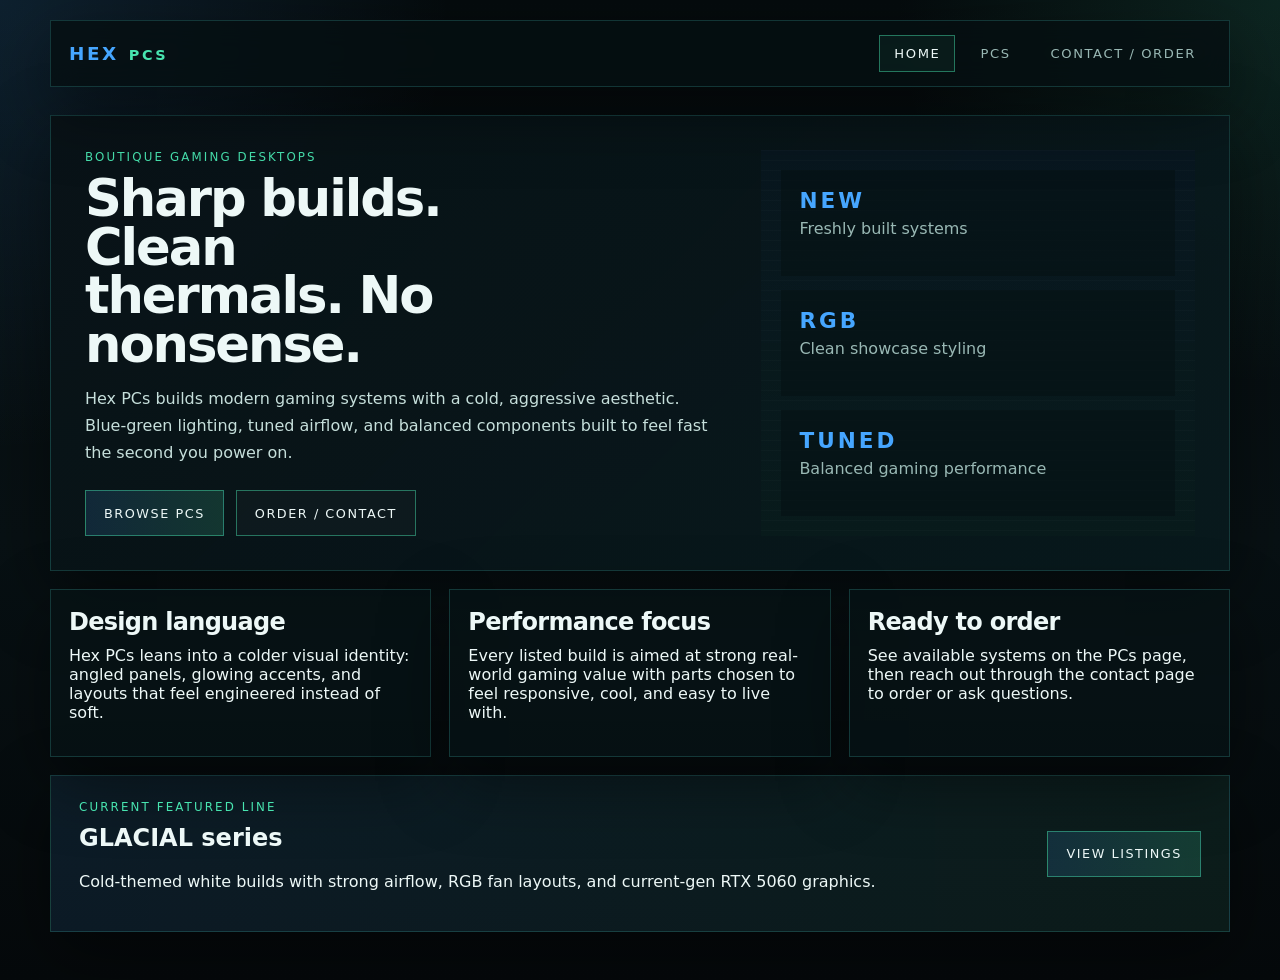
<file: index.html>
<!DOCTYPE html>
<html lang="en">
<head>
  <meta charset="UTF-8" />
  <meta name="viewport" content="width=device-width, initial-scale=1.0" />
  <title>Hex PCs — Custom Gaming Systems</title>
  <link rel="stylesheet" href="styles.css" />
</head>
<body>
  <div class="site-shell">
    <header class="topbar">
      <a class="brand" href="index.html">
        <span class="brand-mark">HEX</span>
        <span class="brand-text">PCs</span>
      </a>
      <nav class="nav">
        <a class="nav-link active" href="index.html">Home</a>
        <a class="nav-link" href="pcs.html">PCs</a>
        <a class="nav-link" href="contact.html">Contact / Order</a>
      </nav>
    </header>

    <main>
      <section class="hero hero-home">
        <div class="hero-copy">
          <p class="eyebrow">Boutique gaming desktops</p>
          <h1>Sharp builds. Clean thermals. No nonsense.</h1>
          <p class="lead">
            Hex PCs builds modern gaming systems with a cold, aggressive aesthetic.
            Blue-green lighting, tuned airflow, and balanced components built to feel fast the second you power on.
          </p>
          <div class="hero-actions">
            <a class="btn btn-primary" href="pcs.html">Browse PCs</a>
            <a class="btn btn-secondary" href="contact.html">Order / Contact</a>
          </div>
        </div>
        <div class="hero-panel scan-panel">
          <div class="panel-line"></div>
          <div class="hero-stats">
            <div class="stat-card">
              <span class="stat-value">NEW</span>
              <span class="stat-label">Freshly built systems</span>
            </div>
            <div class="stat-card">
              <span class="stat-value">RGB</span>
              <span class="stat-label">Clean showcase styling</span>
            </div>
            <div class="stat-card">
              <span class="stat-value">TUNED</span>
              <span class="stat-label">Balanced gaming performance</span>
            </div>
          </div>
        </div>
      </section>

      <section class="grid-three feature-grid">
        <article class="feature-card">
          <h2>Design language</h2>
          <p>
            Hex PCs leans into a colder visual identity: angled panels, glowing accents, and layouts that feel engineered instead of soft.
          </p>
        </article>
        <article class="feature-card">
          <h2>Performance focus</h2>
          <p>
            Every listed build is aimed at strong real-world gaming value with parts chosen to feel responsive, cool, and easy to live with.
          </p>
        </article>
        <article class="feature-card">
          <h2>Ready to order</h2>
          <p>
            See available systems on the PCs page, then reach out through the contact page to order or ask questions.
          </p>
        </article>
      </section>

      <section class="cta-band">
        <div>
          <p class="eyebrow">Current featured line</p>
          <h2>GLACIAL series</h2>
          <p>
            Cold-themed white builds with strong airflow, RGB fan layouts, and current-gen RTX 5060 graphics.
          </p>
        </div>
        <a class="btn btn-primary" href="pcs.html">View listings</a>
      </section>
    </main>
  </div>
</body>
</html>
</file>
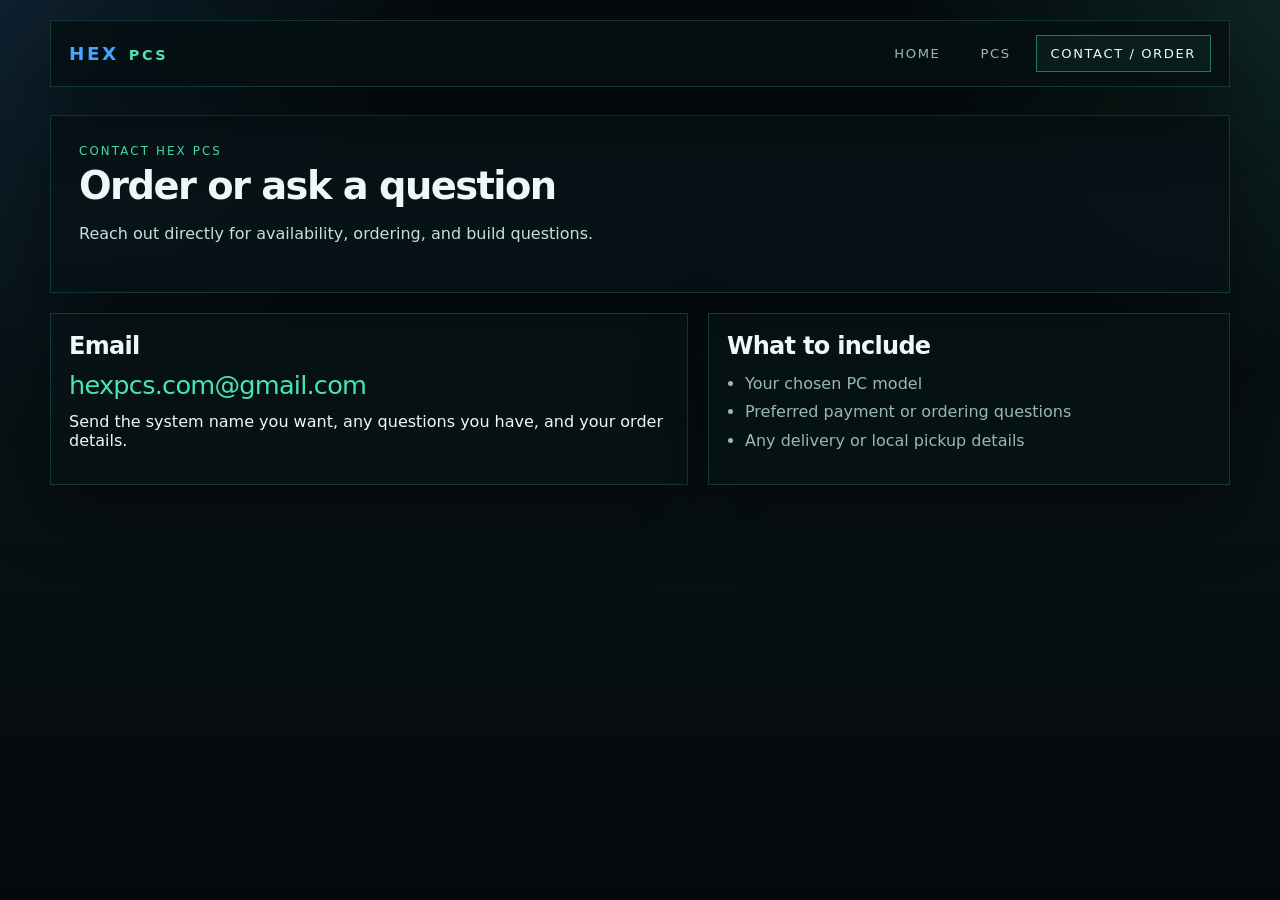
<file: contact.html>
<!DOCTYPE html>
<html lang="en">
<head>
  <meta charset="UTF-8" />
  <meta name="viewport" content="width=device-width, initial-scale=1.0" />
  <title>Hex PCs — Contact / Order</title>
  <link rel="stylesheet" href="styles.css" />
</head>
<body>
  <div class="site-shell">
    <header class="topbar">
      <a class="brand" href="index.html">
        <span class="brand-mark">HEX</span>
        <span class="brand-text">PCs</span>
      </a>
      <nav class="nav">
        <a class="nav-link" href="index.html">Home</a>
        <a class="nav-link" href="pcs.html">PCs</a>
        <a class="nav-link active" href="contact.html">Contact / Order</a>
      </nav>
    </header>

    <main>
      <section class="page-header">
        <p class="eyebrow">Contact Hex PCs</p>
        <h1>Order or ask a question</h1>
        <p class="lead narrow">
          Reach out directly for availability, ordering, and build questions.
        </p>
      </section>

      <section class="contact-layout">
        <article class="contact-card">
          <h2>Email</h2>
          <p class="contact-big"><a href="mailto:hexpcs.com@gmail.com">hexpcs.com@gmail.com</a></p>
          <p>
            Send the system name you want, any questions you have, and your order details.
          </p>
        </article>

        <article class="contact-card">
          <h2>What to include</h2>
          <ul class="contact-list">
            <li>Your chosen PC model</li>
            <li>Preferred payment or ordering questions</li>
            <li>Any delivery or local pickup details</li>
          </ul>
        </article>
      </section>
    </main>
  </div>
</body>
</html>
</file>
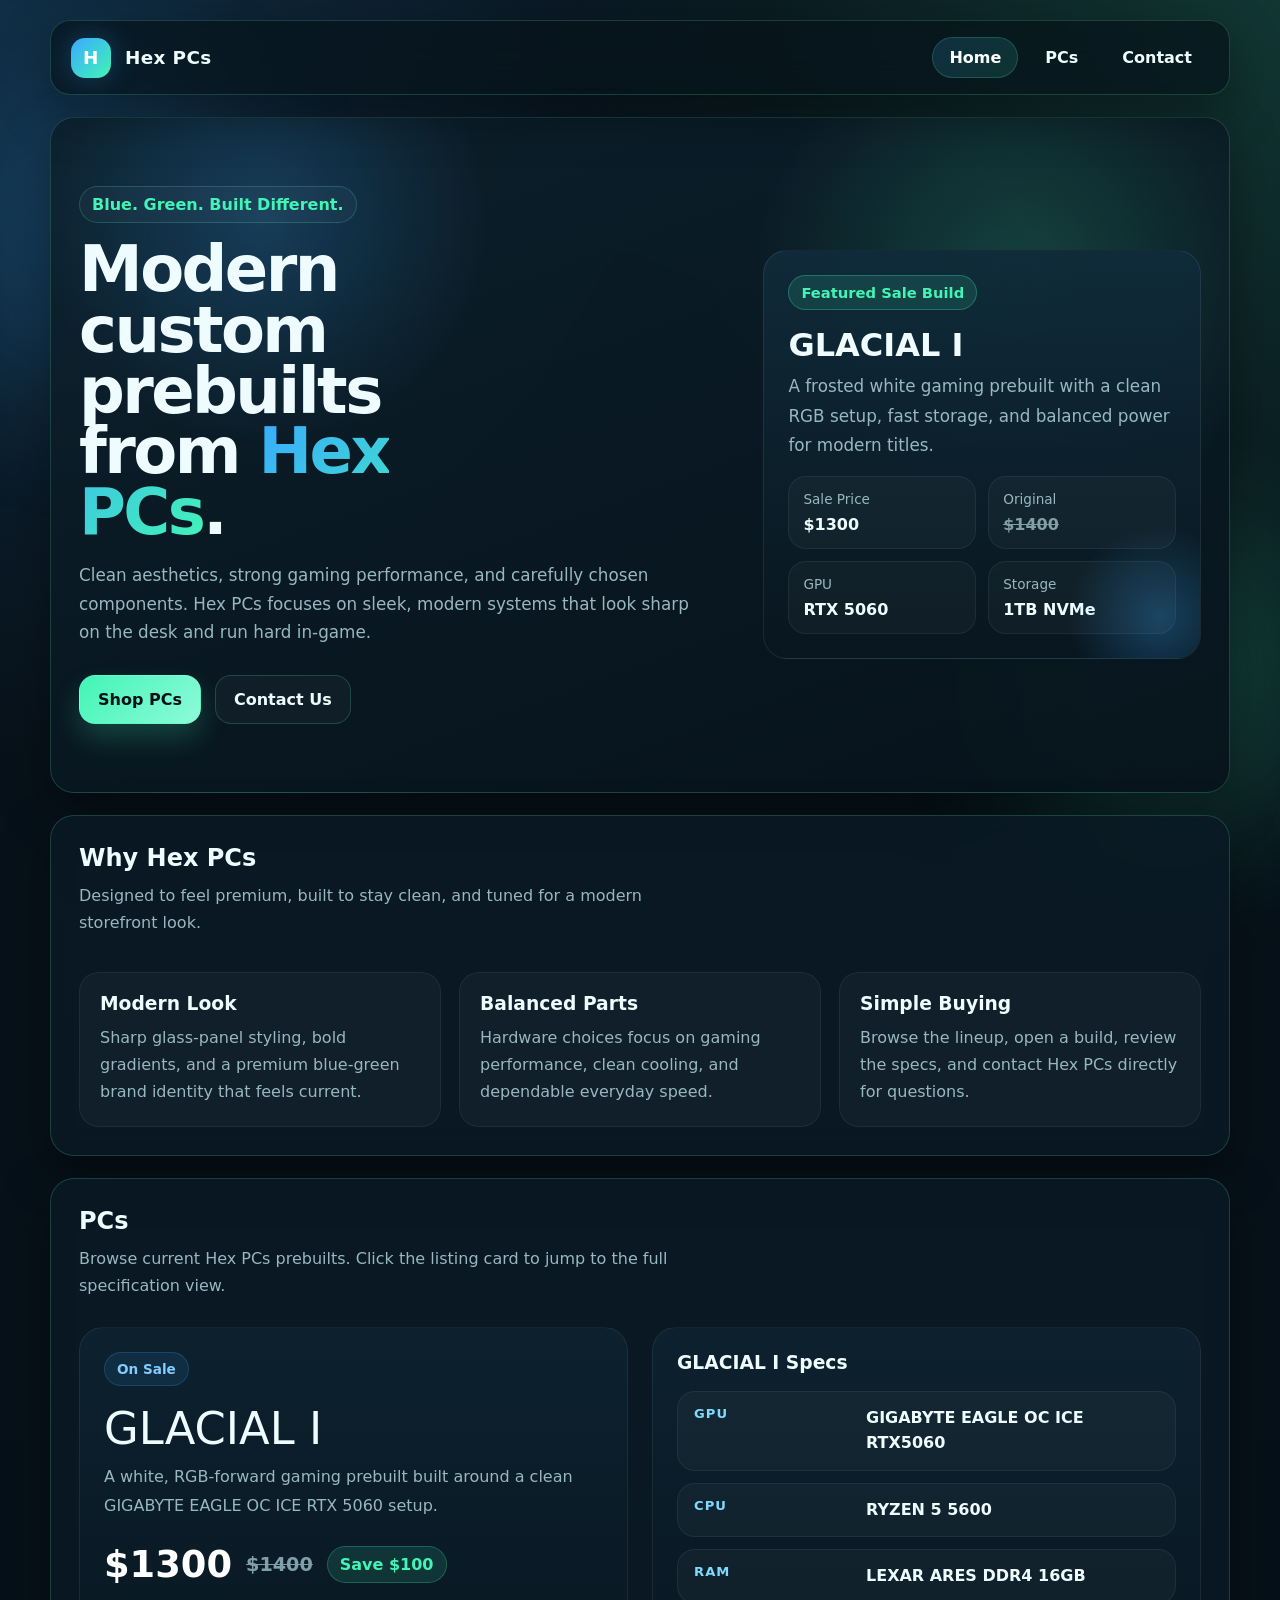
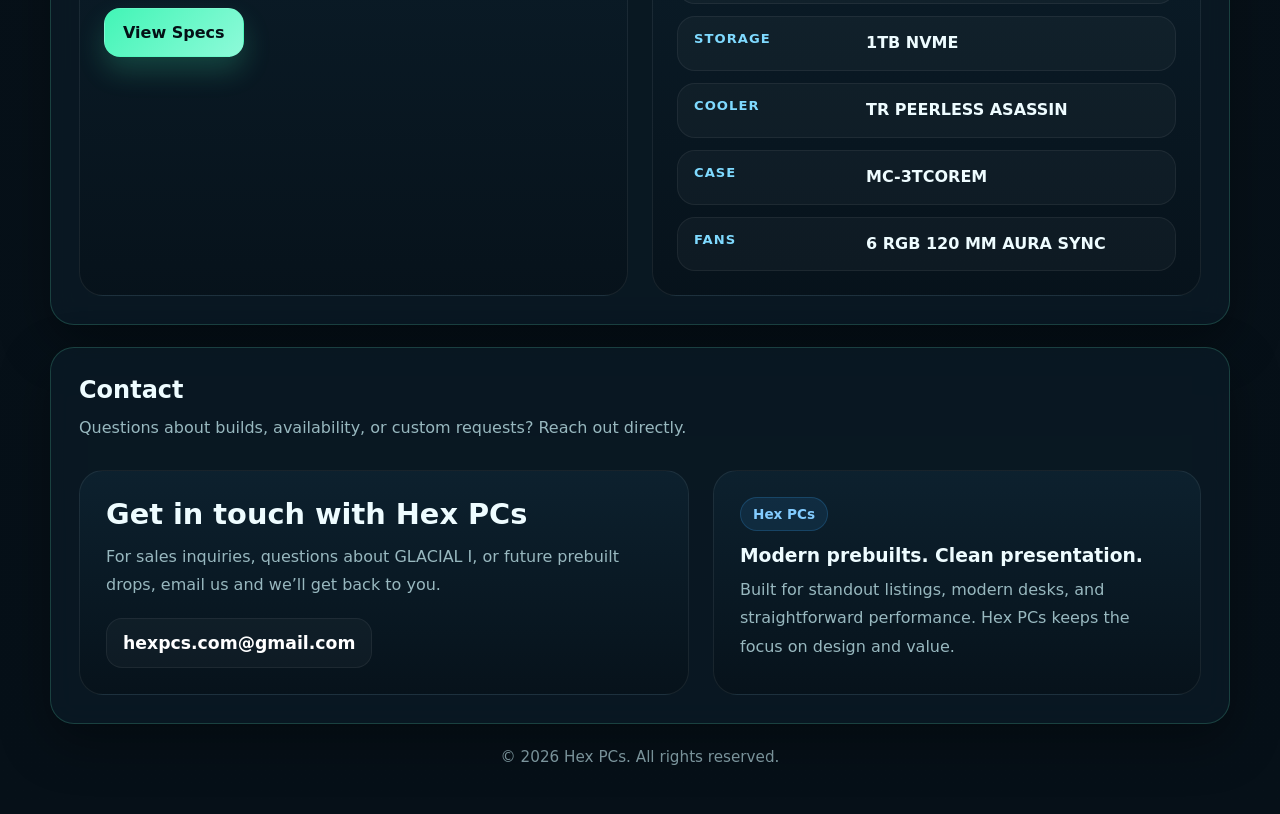
<file: hexpcs-website.html>
<!DOCTYPE html>
<html lang="en">
<head>
  <meta charset="UTF-8" />
  <meta name="viewport" content="width=device-width, initial-scale=1.0" />
  <title>Hex PCs</title>
  <style>
    :root {
      --bg: #07131b;
      --bg-2: #0b1f2b;
      --panel: rgba(10, 26, 37, 0.82);
      --panel-2: rgba(12, 35, 48, 0.92);
      --line: rgba(104, 255, 197, 0.18);
      --text: #eefcff;
      --muted: #98b8bf;
      --blue: #39a9ff;
      --green: #42f5b6;
      --blue-2: #1e6fff;
      --shadow: 0 18px 50px rgba(0, 0, 0, 0.35);
      --radius: 24px;
    }

    * { box-sizing: border-box; }
    html { scroll-behavior: smooth; }
    body {
      margin: 0;
      font-family: Inter, ui-sans-serif, system-ui, -apple-system, BlinkMacSystemFont, "Segoe UI", sans-serif;
      background:
        radial-gradient(circle at top left, rgba(57,169,255,0.18), transparent 28%),
        radial-gradient(circle at top right, rgba(66,245,182,0.16), transparent 26%),
        linear-gradient(180deg, #08121a 0%, #061018 100%);
      color: var(--text);
      min-height: 100vh;
    }

    .orb {
      position: fixed;
      inset: auto;
      width: 320px;
      height: 320px;
      border-radius: 50%;
      filter: blur(70px);
      opacity: .18;
      pointer-events: none;
      z-index: 0;
    }
    .orb.one { top: 80px; left: -60px; background: var(--blue); }
    .orb.two { bottom: 60px; right: -50px; background: var(--green); }

    .shell {
      position: relative;
      z-index: 1;
      width: min(1180px, calc(100% - 32px));
      margin: 20px auto 40px;
    }

    .navbar {
      display: flex;
      align-items: center;
      justify-content: space-between;
      gap: 16px;
      padding: 16px 20px;
      border: 1px solid var(--line);
      background: rgba(7, 19, 27, 0.7);
      backdrop-filter: blur(16px);
      border-radius: 20px;
      box-shadow: var(--shadow);
      position: sticky;
      top: 16px;
      z-index: 5;
    }

    .brand {
      display: flex;
      align-items: center;
      gap: 14px;
      font-weight: 800;
      letter-spacing: 0.02em;
      font-size: 1.15rem;
    }

    .brand-badge {
      width: 40px;
      height: 40px;
      border-radius: 14px;
      display: grid;
      place-items: center;
      font-weight: 900;
      color: white;
      background: linear-gradient(135deg, var(--blue), var(--green));
      box-shadow: 0 0 28px rgba(57,169,255,0.28);
    }

    .nav-links {
      display: flex;
      gap: 10px;
      flex-wrap: wrap;
    }

    .nav-links a {
      text-decoration: none;
      color: var(--text);
      padding: 10px 16px;
      border-radius: 999px;
      border: 1px solid transparent;
      transition: .2s ease;
      font-weight: 600;
    }

    .nav-links a:hover,
    .nav-links a.active {
      background: linear-gradient(135deg, rgba(57,169,255,.16), rgba(66,245,182,.12));
      border-color: var(--line);
      color: white;
    }

    section {
      scroll-margin-top: 100px;
      margin-top: 22px;
      border: 1px solid var(--line);
      background: var(--panel);
      backdrop-filter: blur(14px);
      border-radius: var(--radius);
      box-shadow: var(--shadow);
      overflow: hidden;
    }

    .hero {
      position: relative;
      padding: 68px 28px;
      background:
        radial-gradient(circle at 18% 15%, rgba(57,169,255,0.22), transparent 20%),
        radial-gradient(circle at 82% 24%, rgba(66,245,182,0.18), transparent 24%),
        linear-gradient(160deg, rgba(13, 32, 44, 0.9), rgba(7, 19, 27, 0.92));
    }

    .hero-grid {
      display: grid;
      grid-template-columns: 1.2fr .8fr;
      gap: 28px;
      align-items: center;
    }

    .eyebrow {
      display: inline-flex;
      align-items: center;
      gap: 8px;
      padding: 8px 12px;
      border: 1px solid var(--line);
      border-radius: 999px;
      color: var(--green);
      font-weight: 700;
      background: rgba(255,255,255,0.03);
      margin-bottom: 16px;
    }

    h1, h2, h3 { margin: 0; }

    .hero h1 {
      font-size: clamp(2.3rem, 5vw, 4.6rem);
      line-height: 0.95;
      letter-spacing: -0.04em;
      max-width: 10ch;
    }

    .hero h1 span {
      background: linear-gradient(135deg, var(--blue), var(--green));
      -webkit-background-clip: text;
      -webkit-text-fill-color: transparent;
      background-clip: text;
      color: transparent;
    }

    .hero p {
      color: var(--muted);
      font-size: 1.05rem;
      line-height: 1.7;
      max-width: 58ch;
      margin: 18px 0 28px;
    }

    .hero-actions {
      display: flex;
      gap: 14px;
      flex-wrap: wrap;
    }

    .btn {
      display: inline-flex;
      align-items: center;
      justify-content: center;
      gap: 10px;
      text-decoration: none;
      font-weight: 700;
      border-radius: 16px;
      padding: 14px 18px;
      transition: transform .18s ease, box-shadow .18s ease, opacity .18s ease;
      border: 1px solid var(--line);
    }

    .btn:hover { transform: translateY(-2px); }
    .btn-primary {
      color: #041016;
      background: linear-gradient(135deg, var(--green), #8efad9);
      box-shadow: 0 14px 28px rgba(66,245,182,0.2);
    }
    .btn-secondary {
      color: var(--text);
      background: rgba(255,255,255,0.03);
    }

    .hero-card {
      position: relative;
      padding: 24px;
      border-radius: 24px;
      background: linear-gradient(180deg, rgba(16, 43, 58, 0.95), rgba(9, 22, 31, 0.95));
      border: 1px solid rgba(255,255,255,0.08);
      min-height: 330px;
      display: flex;
      flex-direction: column;
      justify-content: space-between;
      overflow: hidden;
    }

    .hero-card::before {
      content: "";
      position: absolute;
      inset: auto -60px -60px auto;
      width: 200px;
      height: 200px;
      border-radius: 50%;
      background: radial-gradient(circle, rgba(57,169,255,0.28), transparent 65%);
    }

    .price-chip {
      display: inline-flex;
      align-self: flex-start;
      padding: 8px 12px;
      border-radius: 999px;
      background: rgba(66,245,182,0.12);
      border: 1px solid rgba(66,245,182,0.28);
      color: var(--green);
      font-weight: 800;
      font-size: .92rem;
    }

    .stat-grid {
      display: grid;
      grid-template-columns: repeat(2, minmax(0, 1fr));
      gap: 12px;
      margin-top: 16px;
    }

    .stat {
      padding: 14px;
      border-radius: 18px;
      background: rgba(255,255,255,0.03);
      border: 1px solid rgba(255,255,255,0.06);
    }

    .stat-label {
      color: var(--muted);
      font-size: .85rem;
      margin-bottom: 8px;
    }

    .stat-value {
      font-size: 1rem;
      font-weight: 800;
    }

    .section-head {
      display: flex;
      align-items: end;
      justify-content: space-between;
      gap: 16px;
      padding: 28px 28px 0;
    }

    .section-head p {
      color: var(--muted);
      margin: 10px 0 0;
      max-width: 60ch;
      line-height: 1.7;
    }

    .content-pad { padding: 28px; }

    .cards {
      display: grid;
      grid-template-columns: repeat(3, minmax(0, 1fr));
      gap: 18px;
      margin-top: 8px;
    }

    .mini-card {
      padding: 20px;
      border-radius: 20px;
      background: rgba(255,255,255,0.03);
      border: 1px solid rgba(255,255,255,0.06);
    }

    .mini-card h3 { margin-bottom: 10px; }
    .mini-card p { margin: 0; color: var(--muted); line-height: 1.7; }

    .product-grid {
      display: grid;
      grid-template-columns: 1fr 1fr;
      gap: 24px;
      align-items: stretch;
    }

    .product-card,
    .detail-card {
      border-radius: 24px;
      padding: 24px;
      background: linear-gradient(180deg, rgba(13, 34, 47, 0.96), rgba(7, 19, 27, 0.96));
      border: 1px solid rgba(255,255,255,0.07);
      min-height: 100%;
    }

    .tag {
      display: inline-flex;
      align-items: center;
      gap: 8px;
      padding: 8px 12px;
      background: rgba(57,169,255,.1);
      color: #83ccff;
      border: 1px solid rgba(57,169,255,.2);
      border-radius: 999px;
      font-size: .85rem;
      font-weight: 700;
      margin-bottom: 16px;
    }

    .product-name {
      font-size: clamp(1.8rem, 4vw, 2.8rem);
      margin-bottom: 8px;
    }

    .price-row {
      display: flex;
      align-items: center;
      gap: 14px;
      margin: 18px 0 22px;
      flex-wrap: wrap;
    }

    .sale-price {
      font-size: 2.3rem;
      font-weight: 900;
      color: white;
    }

    .old-price {
      color: #7fa0a8;
      text-decoration: line-through;
      font-size: 1.2rem;
      font-weight: 700;
    }

    .save-pill {
      padding: 8px 12px;
      border-radius: 999px;
      background: rgba(66,245,182,0.12);
      color: var(--green);
      font-weight: 800;
      border: 1px solid rgba(66,245,182,0.24);
    }

    .product-copy {
      color: var(--muted);
      line-height: 1.8;
      margin: 0 0 22px;
    }

    .detail-card h3 { margin-bottom: 18px; }

    .spec-list {
      list-style: none;
      margin: 0;
      padding: 0;
      display: grid;
      gap: 12px;
    }

    .spec-list li {
      display: grid;
      grid-template-columns: 160px 1fr;
      gap: 12px;
      padding: 14px 16px;
      border-radius: 18px;
      background: rgba(255,255,255,0.03);
      border: 1px solid rgba(255,255,255,0.06);
      align-items: start;
    }

    .spec-key {
      font-size: .82rem;
      font-weight: 800;
      letter-spacing: .08em;
      text-transform: uppercase;
      color: #7fdaff;
    }

    .spec-value {
      font-weight: 700;
      line-height: 1.55;
    }

    .contact-wrap {
      display: grid;
      grid-template-columns: 1fr .8fr;
      gap: 24px;
      align-items: stretch;
    }

    .contact-box,
    .contact-card {
      padding: 26px;
      border-radius: 24px;
      background: linear-gradient(180deg, rgba(13, 34, 47, 0.96), rgba(7, 19, 27, 0.96));
      border: 1px solid rgba(255,255,255,0.07);
    }

    .email-link {
      display: inline-flex;
      align-items: center;
      gap: 12px;
      margin-top: 18px;
      text-decoration: none;
      color: white;
      font-size: 1.08rem;
      font-weight: 800;
      padding: 14px 16px;
      border-radius: 16px;
      background: rgba(255,255,255,0.03);
      border: 1px solid rgba(255,255,255,0.06);
    }

    .footer {
      text-align: center;
      color: #86a2aa;
      padding: 24px 8px 8px;
      font-size: .95rem;
    }

    @media (max-width: 920px) {
      .hero-grid,
      .product-grid,
      .contact-wrap,
      .cards {
        grid-template-columns: 1fr;
      }
      .spec-list li { grid-template-columns: 1fr; }
    }

    @media (max-width: 640px) {
      .shell { width: min(100% - 20px, 1180px); }
      .navbar { padding: 14px; }
      .hero, .content-pad { padding: 22px; }
      .section-head { padding: 22px 22px 0; }
      .hero h1 { max-width: none; }
      .sale-price { font-size: 2rem; }
      .nav-links { width: 100%; }
    }
  </style>
</head>
<body>
  <div class="orb one"></div>
  <div class="orb two"></div>

  <div class="shell">
    <nav class="navbar">
      <div class="brand">
        <div class="brand-badge">H</div>
        <div>Hex PCs</div>
      </div>
      <div class="nav-links">
        <a href="#home" class="active">Home</a>
        <a href="#pcs">PCs</a>
        <a href="#contact">Contact</a>
      </div>
    </nav>

    <section id="home" class="hero">
      <div class="hero-grid">
        <div>
          <div class="eyebrow">Blue. Green. Built Different.</div>
          <h1>Modern custom prebuilts from <span>Hex PCs</span>.</h1>
          <p>
            Clean aesthetics, strong gaming performance, and carefully chosen components.
            Hex PCs focuses on sleek, modern systems that look sharp on the desk and run hard in-game.
          </p>
          <div class="hero-actions">
            <a class="btn btn-primary" href="#pcs">Shop PCs</a>
            <a class="btn btn-secondary" href="#contact">Contact Us</a>
          </div>
        </div>

        <div class="hero-card">
          <div>
            <div class="price-chip">Featured Sale Build</div>
            <h2 style="font-size: 2rem; margin: 16px 0 8px;">GLACIAL I</h2>
            <p style="margin:0; color: var(--muted); line-height: 1.75;">
              A frosted white gaming prebuilt with a clean RGB setup, fast storage, and balanced power for modern titles.
            </p>
          </div>
          <div>
            <div class="stat-grid">
              <div class="stat">
                <div class="stat-label">Sale Price</div>
                <div class="stat-value">$1300</div>
              </div>
              <div class="stat">
                <div class="stat-label">Original</div>
                <div class="stat-value" style="text-decoration: line-through; color: #84a0a7;">$1400</div>
              </div>
              <div class="stat">
                <div class="stat-label">GPU</div>
                <div class="stat-value">RTX 5060</div>
              </div>
              <div class="stat">
                <div class="stat-label">Storage</div>
                <div class="stat-value">1TB NVMe</div>
              </div>
            </div>
          </div>
        </div>
      </div>
    </section>

    <section>
      <div class="section-head">
        <div>
          <h2>Why Hex PCs</h2>
          <p>Designed to feel premium, built to stay clean, and tuned for a modern storefront look.</p>
        </div>
      </div>
      <div class="content-pad">
        <div class="cards">
          <div class="mini-card">
            <h3>Modern Look</h3>
            <p>Sharp glass-panel styling, bold gradients, and a premium blue-green brand identity that feels current.</p>
          </div>
          <div class="mini-card">
            <h3>Balanced Parts</h3>
            <p>Hardware choices focus on gaming performance, clean cooling, and dependable everyday speed.</p>
          </div>
          <div class="mini-card">
            <h3>Simple Buying</h3>
            <p>Browse the lineup, open a build, review the specs, and contact Hex PCs directly for questions.</p>
          </div>
        </div>
      </div>
    </section>

    <section id="pcs">
      <div class="section-head">
        <div>
          <h2>PCs</h2>
          <p>Browse current Hex PCs prebuilts. Click the listing card to jump to the full specification view.</p>
        </div>
      </div>
      <div class="content-pad">
        <div class="product-grid">
          <div class="product-card">
            <div class="tag">On Sale</div>
            <div class="product-name">GLACIAL I</div>
            <p class="product-copy">
              A white, RGB-forward gaming prebuilt built around a clean GIGABYTE EAGLE OC ICE RTX 5060 setup.
            </p>
            <div class="price-row">
              <div class="sale-price">$1300</div>
              <div class="old-price">$1400</div>
              <div class="save-pill">Save $100</div>
            </div>
            <a class="btn btn-primary" href="#glacial-specs">View Specs</a>
          </div>

          <div class="detail-card" id="glacial-specs">
            <h3>GLACIAL I Specs</h3>
            <ul class="spec-list">
              <li>
                <div class="spec-key">GPU</div>
                <div class="spec-value">GIGABYTE EAGLE OC ICE RTX5060</div>
              </li>
              <li>
                <div class="spec-key">CPU</div>
                <div class="spec-value">RYZEN 5 5600</div>
              </li>
              <li>
                <div class="spec-key">RAM</div>
                <div class="spec-value">LEXAR ARES DDR4 16GB</div>
              </li>
              <li>
                <div class="spec-key">Storage</div>
                <div class="spec-value">1TB NVME</div>
              </li>
              <li>
                <div class="spec-key">Cooler</div>
                <div class="spec-value">TR PEERLESS ASASSIN</div>
              </li>
              <li>
                <div class="spec-key">Case</div>
                <div class="spec-value">MC-3TCOREM</div>
              </li>
              <li>
                <div class="spec-key">Fans</div>
                <div class="spec-value">6 RGB 120 MM AURA SYNC</div>
              </li>
            </ul>
          </div>
        </div>
      </div>
    </section>

    <section id="contact">
      <div class="section-head">
        <div>
          <h2>Contact</h2>
          <p>Questions about builds, availability, or custom requests? Reach out directly.</p>
        </div>
      </div>
      <div class="content-pad">
        <div class="contact-wrap">
          <div class="contact-box">
            <h3 style="font-size: 1.8rem; margin-bottom: 12px;">Get in touch with Hex PCs</h3>
            <p style="color: var(--muted); line-height: 1.8; margin: 0; max-width: 56ch;">
              For sales inquiries, questions about GLACIAL I, or future prebuilt drops, email us and we’ll get back to you.
            </p>
            <a class="email-link" href="mailto:hexpcs.com@gmail.com">hexpcs.com@gmail.com</a>
          </div>
          <div class="contact-card">
            <div class="tag" style="margin-bottom: 14px;">Hex PCs</div>
            <h3 style="margin-bottom: 10px;">Modern prebuilts. Clean presentation.</h3>
            <p style="color: var(--muted); line-height: 1.8; margin: 0;">
              Built for standout listings, modern desks, and straightforward performance. Hex PCs keeps the focus on design and value.
            </p>
          </div>
        </div>
      </div>
    </section>

    <div class="footer">© 2026 Hex PCs. All rights reserved.</div>
  </div>

  <script>
    const links = document.querySelectorAll('.nav-links a');
    const sections = [...document.querySelectorAll('section[id]')];

    const setActive = () => {
      const y = window.scrollY + 140;
      let current = sections[0]?.id;
      for (const section of sections) {
        if (y >= section.offsetTop) current = section.id;
      }
      links.forEach(link => {
        link.classList.toggle('active', link.getAttribute('href') === `#${current}`);
      });
    };

    window.addEventListener('scroll', setActive);
    setActive();
  </script>
</body>
</html>
</file>
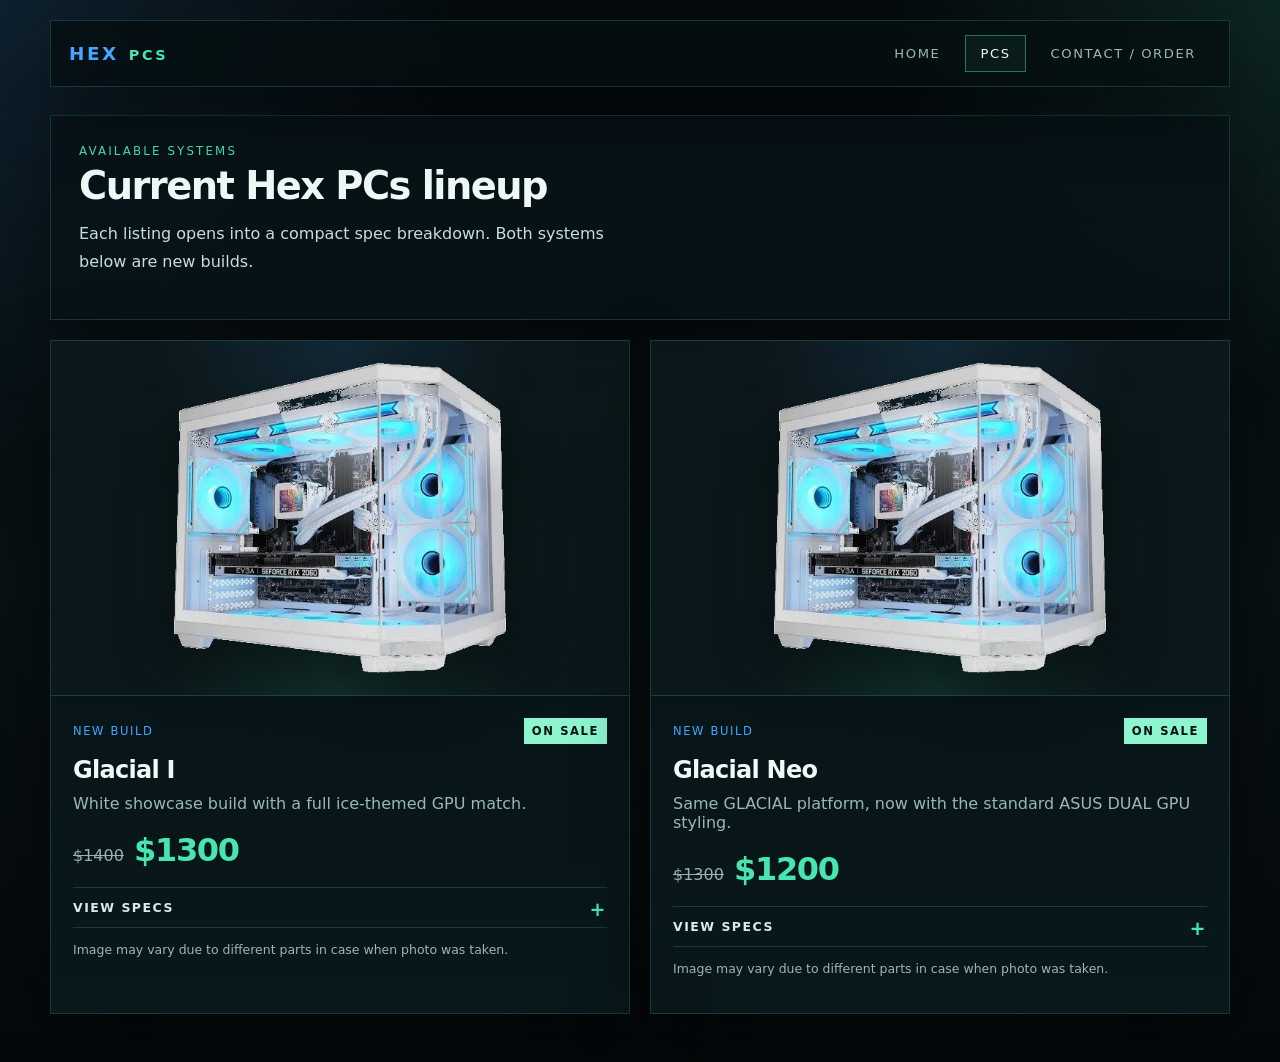
<file: pcs.html>
<!DOCTYPE html>
<html lang="en">
<head>
  <meta charset="UTF-8" />
  <meta name="viewport" content="width=device-width, initial-scale=1.0" />
  <title>Hex PCs — PCs</title>
  <link rel="stylesheet" href="styles.css" />
</head>
<body>
  <div class="site-shell">
    <header class="topbar">
      <a class="brand" href="index.html">
        <span class="brand-mark">HEX</span>
        <span class="brand-text">PCs</span>
      </a>
      <nav class="nav">
        <a class="nav-link" href="index.html">Home</a>
        <a class="nav-link active" href="pcs.html">PCs</a>
        <a class="nav-link" href="contact.html">Contact / Order</a>
      </nav>
    </header>

    <main>
      <section class="page-header">
        <p class="eyebrow">Available systems</p>
        <h1>Current Hex PCs lineup</h1>
        <p class="lead narrow">
          Each listing opens into a compact spec breakdown. Both systems below are new builds.
        </p>
      </section>

      <section class="pc-grid">
        <article class="pc-card">
          <div class="pc-image-wrap">
            <img class="pc-image" src="glacial-i-cutout.png" alt="GLACIAL I gaming PC" />
          </div>
          <div class="pc-content">
            <div class="pc-topline">
              <p class="pc-tag">NEW BUILD</p>
              <p class="sale-pill">ON SALE</p>
            </div>
            <h2>Glacial I</h2>
            <p class="pc-subtitle">White showcase build with a full ice-themed GPU match.</p>
            <div class="price-block">
              <span class="old-price">$1400</span>
              <span class="new-price">$1300</span>
            </div>

            <details class="spec-dropdown">
              <summary>View specs</summary>
              <ul class="spec-list">
                <li><span>GPU</span><strong>GIGABYTE EAGLE OC ICE RTX 5060</strong></li>
                <li><span>CPU</span><strong>RYZEN 5 5600</strong></li>
                <li><span>RAM</span><strong>LEXAR ARES DDR4 16GB</strong></li>
                <li><span>STORAGE</span><strong>1TB NVME</strong></li>
                <li><span>COOLER</span><strong>TR PEERLESS ASSASSIN</strong></li>
                <li><span>CASE</span><strong>MC-3TCOREM</strong></li>
                <li><span>FANS</span><strong>6 RGB 120 MM AURA SYNC</strong></li>
              </ul>
            </details>

            <p class="small-note">Image may vary due to different parts in case when photo was taken.</p>
          </div>
        </article>

        <article class="pc-card">
          <div class="pc-image-wrap">
            <img class="pc-image" src="glacial-i-cutout.png" alt="GLACIAL NEO gaming PC" />
          </div>
          <div class="pc-content">
            <div class="pc-topline">
              <p class="pc-tag">NEW BUILD</p>
              <p class="sale-pill">ON SALE</p>
            </div>
            <h2>Glacial Neo</h2>
            <p class="pc-subtitle">Same GLACIAL platform, now with the standard ASUS DUAL GPU styling.</p>
            <div class="price-block">
              <span class="old-price">$1300</span>
              <span class="new-price">$1200</span>
            </div>

            <details class="spec-dropdown">
              <summary>View specs</summary>
              <ul class="spec-list">
                <li><span>GPU</span><strong>ASUS DUAL RTX 5060</strong></li>
                <li><span>CPU</span><strong>RYZEN 5 5600</strong></li>
                <li><span>RAM</span><strong>LEXAR ARES DDR4 16GB</strong></li>
                <li><span>STORAGE</span><strong>512TB NVME</strong></li>
                <li><span>COOLER</span><strong>TR PEERLESS ASSASSIN</strong></li>
                <li><span>CASE</span><strong>MC-3TCOREM</strong></li>
                <li><span>FANS</span><strong>6 RGB 120 MM AURA SYNC</strong></li>
              </ul>
            </details>

            <p class="small-note">Image may vary due to different parts in case when photo was taken.</p>
          </div>
        </article>
      </section>
    </main>
  </div>
</body>
</html>
</file>
<file: styles.css>
:root {
  --bg: #071012;
  --bg2: #0b171b;
  --panel: rgba(8, 22, 26, 0.82);
  --panel-2: rgba(10, 28, 31, 0.96);
  --line: rgba(70, 196, 185, 0.22);
  --line-strong: rgba(72, 229, 176, 0.45);
  --text: #edf8f7;
  --muted: #99b8b4;
  --blue: #46a6ff;
  --green: #48e5b0;
  --sale: #8df6cf;
  --danger: #9cb0ad;
  --shadow: 0 24px 70px rgba(0, 0, 0, 0.45);
}

* { box-sizing: border-box; }
html, body { margin: 0; padding: 0; }
body {
  font-family: Inter, ui-sans-serif, system-ui, -apple-system, BlinkMacSystemFont, "Segoe UI", sans-serif;
  color: var(--text);
  background:
    radial-gradient(circle at top left, rgba(70,166,255,0.14), transparent 28%),
    radial-gradient(circle at top right, rgba(72,229,176,0.12), transparent 24%),
    linear-gradient(180deg, #050b0d 0%, #081114 55%, #05090b 100%);
  min-height: 100vh;
}

a { color: inherit; text-decoration: none; }

.site-shell {
  width: min(1180px, calc(100% - 32px));
  margin: 0 auto;
  padding: 20px 0 48px;
}

.topbar {
  display: flex;
  align-items: center;
  justify-content: space-between;
  gap: 18px;
  padding: 14px 18px;
  background: rgba(5, 15, 18, 0.82);
  border: 1px solid var(--line);
  box-shadow: var(--shadow);
  backdrop-filter: blur(14px);
  position: sticky;
  top: 16px;
  z-index: 5;
}

.brand {
  display: inline-flex;
  align-items: baseline;
  gap: 10px;
  text-transform: uppercase;
  letter-spacing: 0.16em;
}

.brand-mark {
  color: var(--blue);
  font-weight: 800;
  font-size: 1.15rem;
}

.brand-text {
  color: var(--green);
  font-weight: 700;
  font-size: 0.9rem;
}

.nav {
  display: flex;
  gap: 10px;
  flex-wrap: wrap;
}

.nav-link {
  padding: 10px 14px;
  border: 1px solid transparent;
  color: var(--muted);
  transition: 0.2s ease;
  text-transform: uppercase;
  font-size: 0.82rem;
  letter-spacing: 0.12em;
}

.nav-link:hover,
.nav-link.active {
  color: var(--text);
  border-color: var(--line-strong);
  background: rgba(72, 229, 176, 0.06);
}

.hero,
.page-header,
.feature-card,
.cta-band,
.pc-card,
.contact-card {
  border: 1px solid var(--line);
  box-shadow: var(--shadow);
}

.hero {
  margin-top: 28px;
  padding: 34px;
  background: linear-gradient(135deg, rgba(8,18,22,0.95), rgba(8,26,30,0.88));
  display: grid;
  grid-template-columns: 1.2fr 0.8fr;
  gap: 26px;
  align-items: stretch;
}

.hero-home {
  min-height: 420px;
}

.eyebrow {
  margin: 0 0 10px;
  color: var(--green);
  text-transform: uppercase;
  letter-spacing: 0.18em;
  font-size: 0.74rem;
}

h1, h2, p { margin-top: 0; }

h1 {
  font-size: clamp(2.2rem, 4vw, 4.1rem);
  line-height: 0.95;
  letter-spacing: -0.04em;
  margin-bottom: 16px;
  max-width: 10ch;
}

.lead {
  color: #c6dfdb;
  line-height: 1.7;
  max-width: 62ch;
}

.narrow { max-width: 52ch; }

.hero-actions {
  display: flex;
  gap: 12px;
  flex-wrap: wrap;
  margin-top: 24px;
}

.btn {
  display: inline-flex;
  align-items: center;
  justify-content: center;
  min-height: 46px;
  padding: 0 18px;
  text-transform: uppercase;
  letter-spacing: 0.12em;
  font-size: 0.8rem;
  border: 1px solid var(--line-strong);
  transition: transform 0.15s ease, background 0.2s ease;
}

.btn:hover { transform: translateY(-1px); }

.btn-primary {
  background: linear-gradient(90deg, rgba(70,166,255,0.14), rgba(72,229,176,0.16));
}

.btn-secondary {
  background: rgba(255,255,255,0.02);
}

.scan-panel {
  position: relative;
  overflow: hidden;
  min-height: 260px;
  background:
    linear-gradient(180deg, rgba(70,166,255,0.06), transparent),
    linear-gradient(0deg, rgba(72,229,176,0.06), transparent),
    rgba(4, 14, 17, 0.9);
}

.panel-line {
  position: absolute;
  inset: 0;
  background-image: linear-gradient(rgba(255,255,255,0.04) 1px, transparent 1px);
  background-size: 100% 10px;
  opacity: 0.4;
  pointer-events: none;
}

.hero-stats {
  position: relative;
  z-index: 1;
  display: grid;
  gap: 14px;
  padding: 20px;
  height: 100%;
}

.stat-card,
.feature-card,
.contact-card {
  background: rgba(6, 18, 22, 0.72);
  padding: 18px;
}

.stat-value {
  display: block;
  color: var(--blue);
  font-weight: 800;
  letter-spacing: 0.14em;
  font-size: 1.35rem;
  margin-bottom: 6px;
}

.stat-label,
.small-note,
.contact-list,
.pc-subtitle {
  color: var(--muted);
}

.grid-three {
  display: grid;
  grid-template-columns: repeat(3, 1fr);
  gap: 18px;
  margin-top: 18px;
}

.feature-card h2,
.contact-card h2,
.pc-card h2 {
  margin-bottom: 10px;
  letter-spacing: -0.03em;
}

.cta-band {
  margin-top: 18px;
  padding: 24px 28px;
  background: linear-gradient(90deg, rgba(70,166,255,0.1), rgba(72,229,176,0.08));
  display: flex;
  justify-content: space-between;
  align-items: center;
  gap: 16px;
}

.page-header {
  margin-top: 28px;
  padding: 28px;
  background: rgba(7, 19, 23, 0.88);
}

.page-header h1 {
  max-width: none;
  font-size: clamp(1.9rem, 3vw, 3rem);
}

.pc-grid {
  display: grid;
  grid-template-columns: repeat(2, minmax(0, 1fr));
  gap: 20px;
  margin-top: 20px;
}

.pc-card {
  background: linear-gradient(180deg, rgba(7,18,22,0.96), rgba(9,24,27,0.95));
  overflow: hidden;
}

.pc-image-wrap {
  min-height: 290px;
  display: flex;
  align-items: center;
  justify-content: center;
  padding: 22px;
  background:
    radial-gradient(circle at top, rgba(70,166,255,0.12), transparent 40%),
    radial-gradient(circle at bottom, rgba(72,229,176,0.12), transparent 38%),
    linear-gradient(180deg, rgba(255,255,255,0.02), rgba(255,255,255,0.01));
  border-bottom: 1px solid var(--line);
}

.pc-image {
  max-width: 100%;
  max-height: 310px;
  object-fit: contain;
  filter: drop-shadow(0 22px 30px rgba(0,0,0,0.38));
}

.pc-content {
  padding: 22px;
}

.pc-topline {
  display: flex;
  justify-content: space-between;
  gap: 12px;
  align-items: center;
  margin-bottom: 12px;
}

.pc-tag,
.sale-pill {
  margin: 0;
  text-transform: uppercase;
  letter-spacing: 0.14em;
  font-size: 0.72rem;
}

.pc-tag { color: var(--blue); }
.sale-pill {
  color: #071012;
  background: var(--sale);
  padding: 6px 8px;
  font-weight: 800;
}

.price-block {
  display: flex;
  align-items: baseline;
  gap: 10px;
  margin: 18px 0;
}

.old-price {
  color: var(--danger);
  text-decoration: line-through;
  font-size: 1rem;
}

.new-price {
  font-size: 2rem;
  font-weight: 800;
  color: var(--green);
  letter-spacing: -0.04em;
}

.spec-dropdown {
  border-top: 1px solid var(--line);
  border-bottom: 1px solid var(--line);
  margin: 14px 0 12px;
  padding: 12px 0;
}

.spec-dropdown summary {
  cursor: pointer;
  list-style: none;
  font-weight: 700;
  text-transform: uppercase;
  letter-spacing: 0.12em;
  font-size: 0.78rem;
  color: #d6eeea;
}
.spec-dropdown summary::-webkit-details-marker { display: none; }

.spec-dropdown summary::after {
  content: "+";
  float: right;
  color: var(--green);
  font-size: 1.2rem;
  line-height: 1;
}

.spec-dropdown[open] summary::after { content: "−"; }

.spec-list {
  list-style: none;
  padding: 14px 0 0;
  margin: 0;
  display: grid;
  gap: 12px;
}

.spec-list li {
  display: grid;
  gap: 4px;
  padding-left: 14px;
  border-left: 2px solid rgba(72,229,176,0.34);
}

.spec-list span {
  color: var(--blue);
  font-size: 0.72rem;
  letter-spacing: 0.16em;
}

.spec-list strong {
  font-size: 1rem;
  letter-spacing: -0.02em;
}

.small-note {
  font-size: 0.78rem;
  line-height: 1.55;
}

.contact-layout {
  display: grid;
  grid-template-columns: 1.1fr 0.9fr;
  gap: 20px;
  margin-top: 20px;
}

.contact-big {
  font-size: clamp(1.2rem, 2vw, 1.8rem);
  letter-spacing: -0.03em;
  margin-bottom: 12px;
}

.contact-big a {
  color: var(--green);
}

.contact-list {
  margin: 0;
  padding-left: 18px;
  line-height: 1.8;
}

@media (max-width: 900px) {
  .hero,
  .pc-grid,
  .grid-three,
  .contact-layout,
  .cta-band {
    grid-template-columns: 1fr;
    display: grid;
  }

  .cta-band {
    justify-content: start;
  }

  .topbar {
    position: static;
  }
}

@media (max-width: 640px) {
  .site-shell {
    width: min(100% - 20px, 1180px);
    padding-top: 10px;
  }

  .topbar,
  .hero,
  .page-header,
  .pc-content,
  .feature-card,
  .contact-card,
  .cta-band {
    padding-left: 16px;
    padding-right: 16px;
  }

  h1 {
    font-size: 2.1rem;
  }

  .nav {
    gap: 6px;
  }

  .nav-link {
    padding: 8px 10px;
    font-size: 0.74rem;
  }
}
</file>
